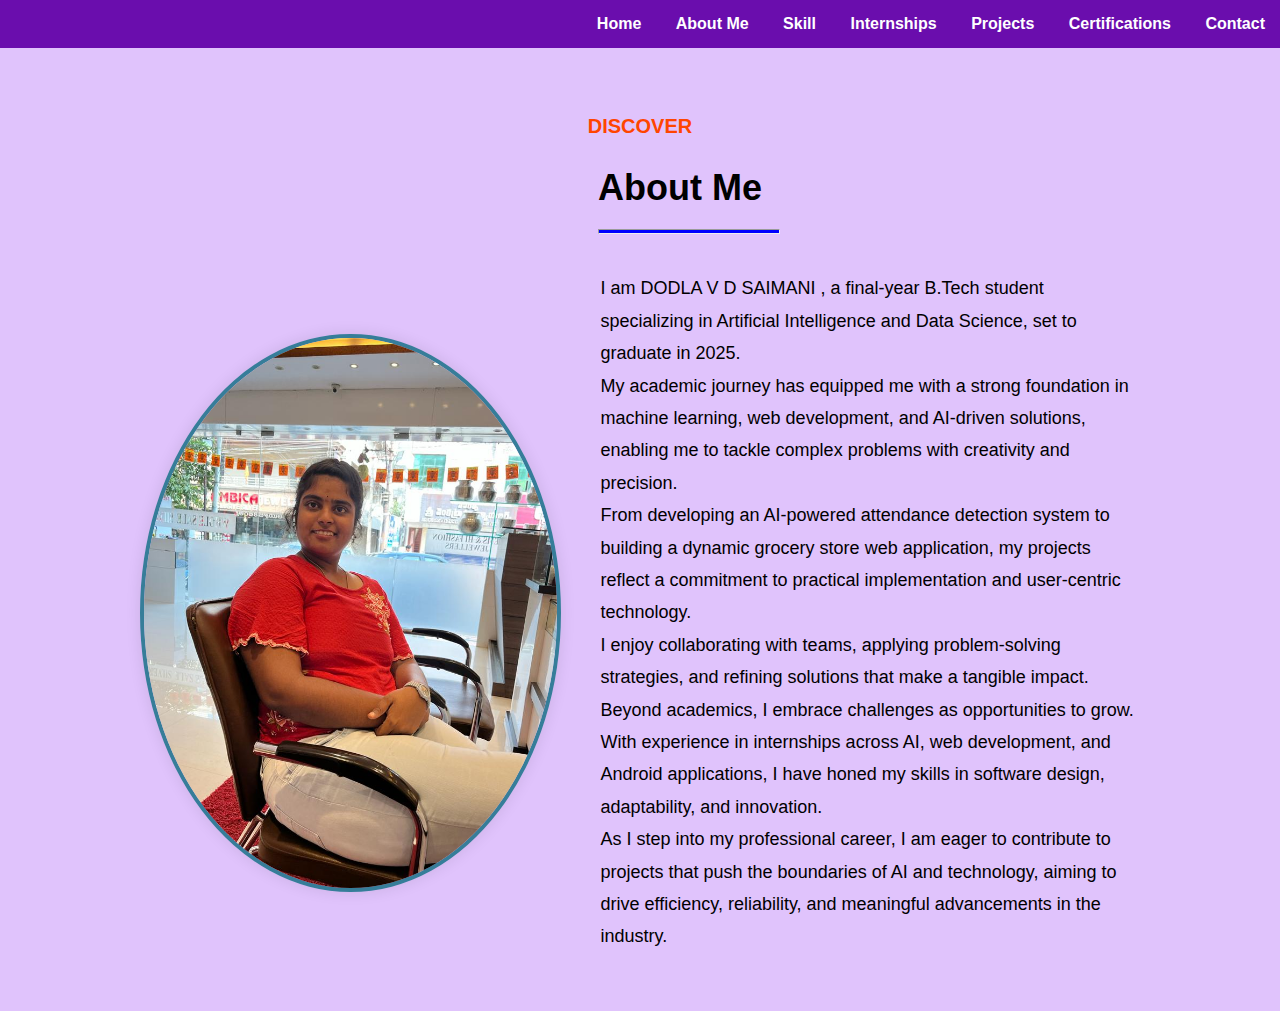
<file: about.html>
<!DOCTYPE html>
<html lang="en">

<head>
    <meta charset="UTF-8" />
    <meta name="viewport" content="width=device-width, initial-scale=1.0" />
    <meta name="description" content="A portfolio showcasing my skills and projects" />
    <title>My Portfolio</title>
</head>
<style>
    body {
        font-family: Arial, sans-serif;
        margin: 0;
        padding: 0;
        background-color: #e0c3fc;
    }
    /* Header */
    
    header {
        background-color: #6a0dad;
        width: 100%;
        padding: 15px 0;
        text-align: center;
    }
    
    nav {
        text-align: right;
    }
    
    nav a {
        margin: 0 15px;
        color: white;
        text-decoration: none;
        font-weight: bold;
    }
    
    nav a:hover {
        text-decoration: underline;
    }
    /* About Section */
    
    #about {
        padding: 40px 20px;
        text-align: center;
        max-width: 1200px;
        margin: 0 auto;
    }
    
    .section-title {
        color: #ff4500;
        font-size: 20px;
        text-transform: uppercase;
        margin-bottom: 10px;
    }
    
    .about-heading {
        font-size: 36px;
        font-weight: bold;
        color: #000000;
        margin-bottom: 20px;
        margin-left: 80px;
    }
    
    .section-divider {
        width: 15%;
        height: 3px;
        background-color: blue;
        margin: 0 auto 20px;
        margin-right: 460px;
    }
    
    .about-container {
        display: flex;
        align-items: center;
        justify-content: space-between;
        gap: 40px;
        flex-wrap: nowrap;
        /* Keeps elements side by side */
        max-width: 1000px;
        margin: 0 auto;
    }
    
    .profile-img {
        width: 550px;
        /* Larger image for better visibility */
        height: 550px;
        border-radius: 50%;
        object-fit: cover;
        border: 4px solid #367d99;
        box-shadow: 0 0 15px rgba(1, 0, 0, 0.1);
    }
    
    .about-description {
        text-align: left;
        max-width: 600px;
        font-size: 18px;
        line-height: 1.8;
        /* Improved readability */
        color: black;
    }
    /* Responsive Design */
    
    @media (max-width: 768px) {
        .about-container {
            flex-direction: column;
            /* Stacks vertically on smaller screens */
            text-align: center;
        }
        .profile-img {
            margin-bottom: 20px;
        }
        .about-description {
            text-align: center;
            /* Centers text on smaller screens */
        }
    }
</style>

<body>
    <header>
        <nav>
            <a href="index.html">Home</a>
            <a href="about.html">About Me</a>
            <a href="skills.html">Skill</a>
            <a href="interships.html">Internships</a>
            <a href="project.html">Projects</a>
            <a href="certifications.html">Certifications</a>
            <a href="contact.html">Contact</a>
        </nav>
    </header>

    <section id="about">
        <h4 class="section-title">Discover</h4>
        <h2 class="about-heading">About Me</h2>
        <hr class="section-divider" />
        <div class="about-container">
            <img class="profile-img" src="swapna.jpg" alt="My picture" />
            <div class="about-description">
                <p>
                    I am DODLA V D SAIMANI , a final-year B.Tech student specializing in Artificial Intelligence and Data Science, set to graduate in 2025.
                    </br>
                    My academic journey has equipped me with a strong foundation in machine learning, web development, and AI-driven solutions, enabling me to tackle complex problems with creativity and precision. </br>From developing an AI-powered attendance
                    detection system to building a dynamic grocery store web application, my projects reflect a commitment to practical implementation and user-centric technology. </br>I enjoy collaborating with teams, applying problem-solving strategies,
                    and refining solutions that make a tangible impact. </br>Beyond academics, I embrace challenges as opportunities to grow. </br>With experience in internships across AI, web development, and Android applications, I have honed my skills
                    in software design, adaptability, and innovation. </br> As I step into my professional career, I am eager to contribute to projects that push the boundaries of AI and technology, aiming to drive efficiency, reliability, and meaningful
                    advancements in the industry.
                </p>
            </div>
        </div>
    </section>
</body>

</html>
</file>
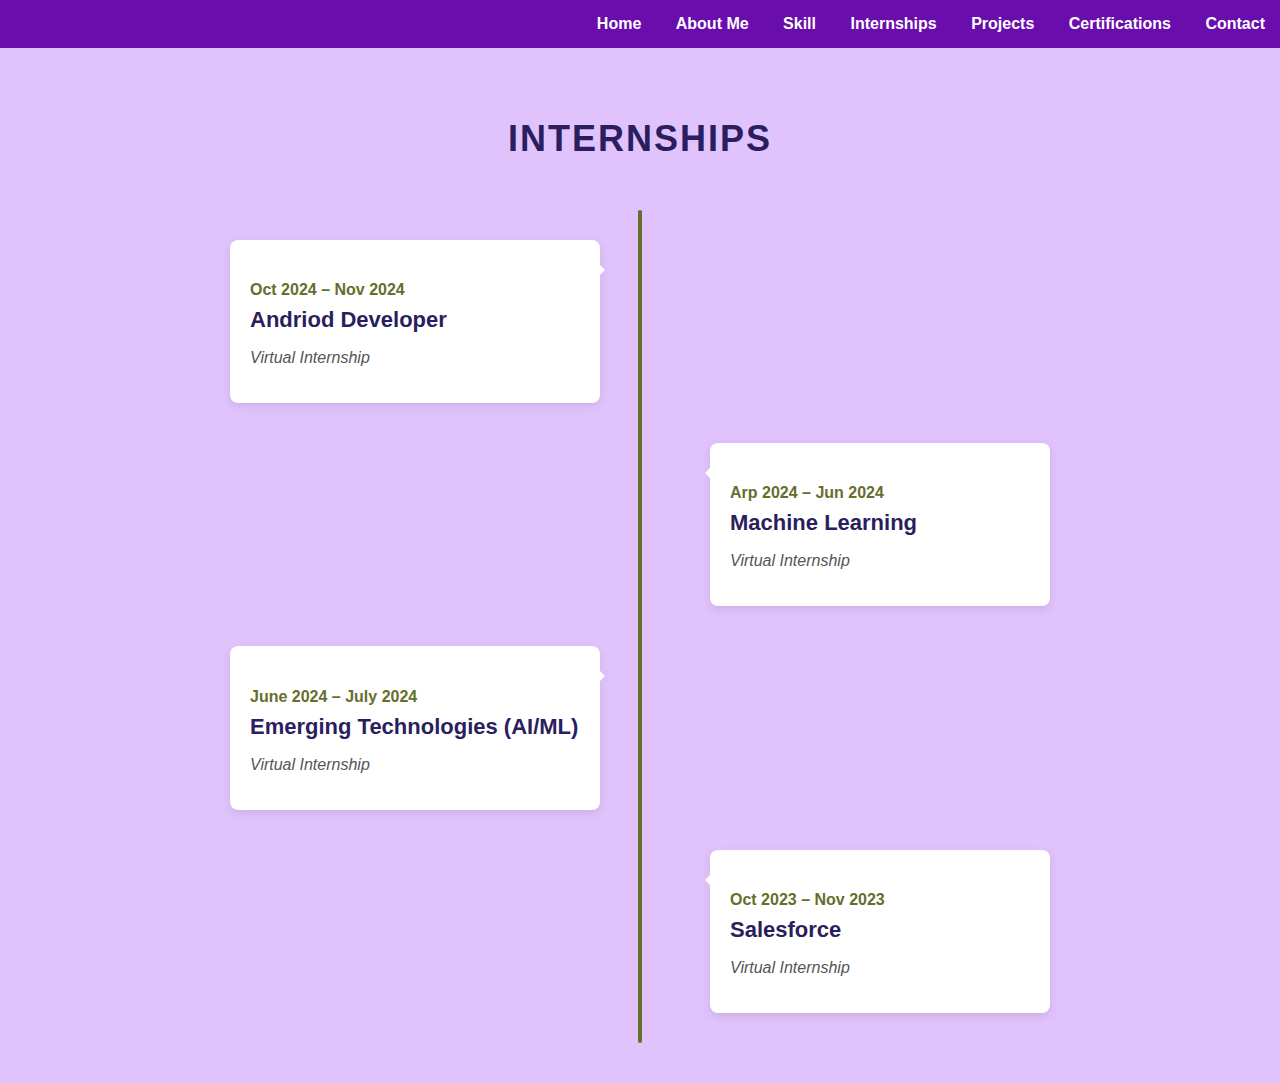
<file: interships.html>
<!DOCTYPE html>
<html lang="en">
  <head>
    <meta charset="UTF-8" />
    <meta name="viewport" content="width=device-width, initial-scale=1" />
    <title>Internships Timeline</title>
    <style>
      body {
        font-family: Arial, sans-serif;
        margin: 0;
        padding: 0;
        background-color: #e0c3fc;
        color: #2a1e5e;
        box-sizing: border-box;
      }

      header {
        background-color: #6a0dad;
        width: 100%;
        padding: 15px 0;
        text-align: center;
      }

      nav {
        text-align: right;
      }

      nav a {
        margin: 0 15px;
        color: white;
        text-decoration: none;
        font-weight: bold;
      }

      nav a:hover {
        text-decoration: underline;
      }

      #internships {
        padding: 40px 20px;
        max-width: 900px;
        margin: 0 auto;
      }

      .section-title {
        text-align: center;
        font-size: 36px;
        color: #2a1e5e;
        margin-bottom: 50px;
        font-weight: bold;
        text-transform: uppercase;
        letter-spacing: 2px;
      }

      .timeline {
        position: relative;
        padding: 10px 0;
      }
      /* The vertical timeline line */

      .timeline::before {
        content: "";
        position: absolute;
        left: 50%;
        top: 0;
        transform: translateX(-50%);
        width: 4px;
        height: 100%;
        background-color: #666e2c;
        /* greenish color */
        border-radius: 2px;
      }

      .timeline-item {
        position: relative;
        width: 50%;
        padding: 20px 40px;
        box-sizing: border-box;
      }
      /* Timeline content boxes */

      .timeline-content {
        background-color: white;
        padding: 20px;
        border-radius: 8px;
        box-shadow: 0 3px 10px rgba(0, 0, 0, 0.1);
        position: relative;
        text-align: left;
      }
      /* Left side */

      .timeline-item:nth-child(odd) {
        left: 0;
        clear: both;
      }

      .timeline-item:nth-child(odd) .timeline-content {
        margin-left: 0;
      }

      .timeline-item:nth-child(odd) .timeline-content::after {
        content: "";
        position: absolute;
        top: 20px;
        right: -15px;
        border-width: 10px;
        border-style: solid;
        border-color: transparent transparent transparent white;
      }
      /* Right side */

      .timeline-item:nth-child(even) {
        left: 50%;
        clear: both;
      }

      .timeline-item:nth-child(even) .timeline-content {
        margin-left: 30px;
      }

      .timeline-item:nth-child(even) .timeline-content::after {
        content: "";
        position: absolute;
        top: 20px;
        left: -15px;
        border-width: 10px;
        border-style: solid;
        border-color: transparent white transparent transparent;
      }
      /* Internship date */

      .timeline-content h4 {
        color: #666e2c;
        font-weight: 600;
        margin-bottom: 8px;
      }
      /* Internship role */

      .timeline-content h3 {
        margin: 0 0 8px 0;
        font-size: 22px;
        color: #2a1e5e;
      }
      /* Internship company / details */

      .timeline-content p em {
        color: #555;
        font-style: italic;
      }
      /* Responsive - stack timeline vertically on small screens */

      @media screen and (max-width: 768px) {
        .timeline::before {
          left: 10px;
        }
        .timeline-item,
        .timeline-item:nth-child(even),
        .timeline-item:nth-child(odd) {
          width: 100%;
          left: 0 !important;
          padding-left: 40px;
          padding-right: 20px;
          margin-bottom: 30px;
        }
        .timeline-content {
          margin-left: 0 !important;
        }
        .timeline-content::after {
          display: none;
        }
      }
    </style>
  </head>

  <body>
    <header>
      <nav>
        <a href="index.html">Home</a>
        <a href="about.html">About Me</a>
        <a href="skills.html">Skill</a>
        <a href="interships.html">Internships</a>
        <a href="project.html">Projects</a>
        <a href="certifications.html">Certifications</a>
        <a href="contact.html">Contact</a>
      </nav>
    </header>
    <section id="internships">
      <h2 class="section-title">INTERNSHIPS</h2>
      <div class="timeline">
        <div class="timeline-item">
          <div class="timeline-content">
            <h4>Oct 2024 – Nov 2024</h4>
            <h3>Andriod Developer</h3>
            <p><em>Virtual Internship</em></p>
          </div>
        </div>

        <div class="timeline-item">
          <div class="timeline-content">
            <h4>Arp 2024 – Jun 2024</h4>
            <h3>Machine Learning</h3>
            <p>
              <em>Virtual Internship</em>
            </p>
          </div>
        </div>

        <div class="timeline-item">
          <div class="timeline-content">
            <h4>June 2024 – July 2024</h4>
            <h3>Emerging Technologies (AI/ML)</h3>
            <p><em> Virtual Internship </em></p>
          </div>
        </div>
        <div class="timeline-item">
          <div class="timeline-content">
            <h4>Oct 2023 – Nov 2023</h4>
            <h3>Salesforce</h3>
            <p>
              <em> Virtual Internship </em>
            </p>
          </div>
        </div>
      </div>
    </section>
  </body>
</html>
</file>
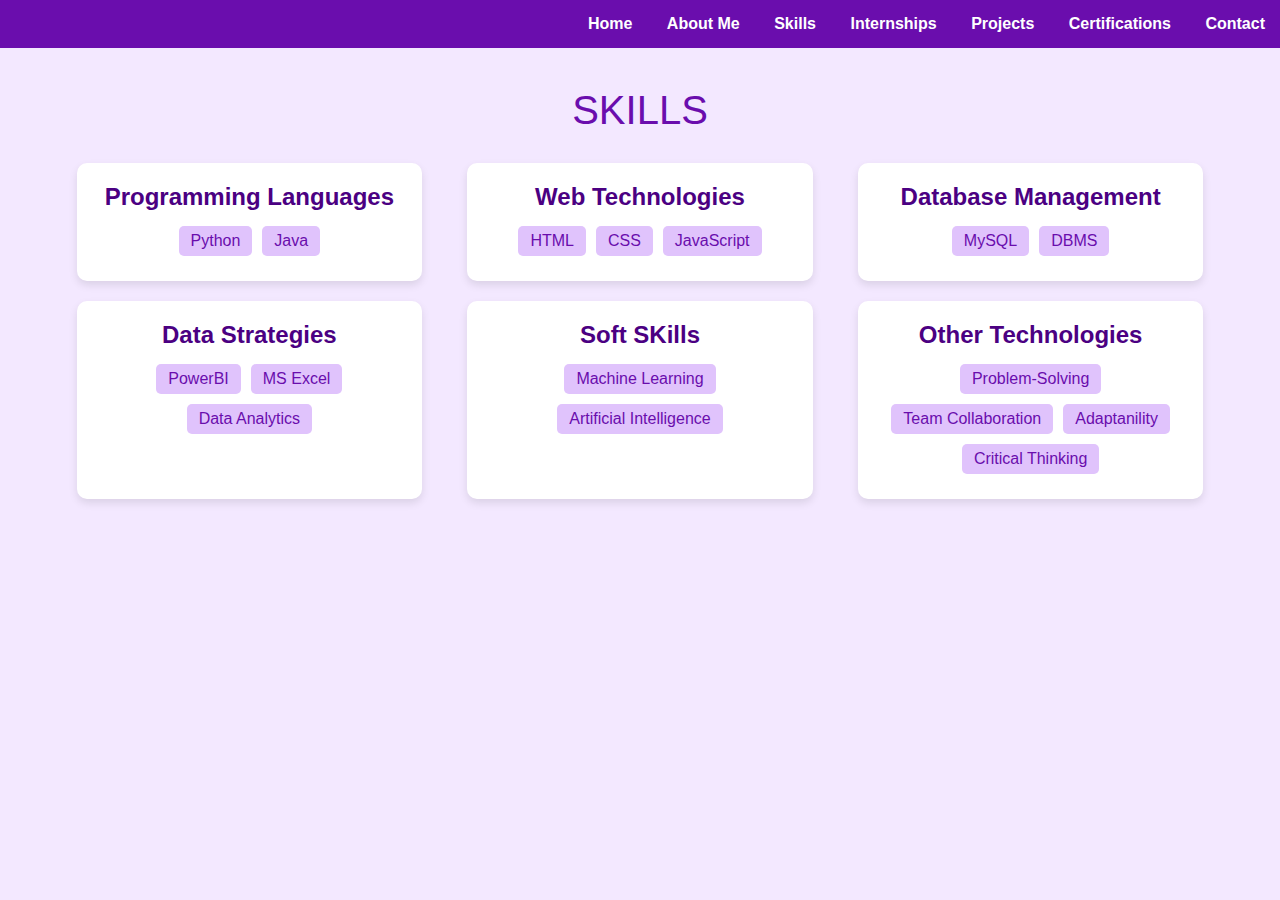
<file: skills.html>
<!DOCTYPE html>
<html lang="en">
  <head>
    <meta charset="UTF-8" />
    <meta name="viewport" content="width=device-width, initial-scale=1.0" />
    <title>Skills Section</title>
    <link rel="stylesheet" href="style.css" />
  </head>
  <style>
    /* Reset */

    * {
      box-sizing: border-box;
      margin: 0;
      padding: 0;
    }

    body {
      font-family: Arial, sans-serif;
      background-color: #f3e8ff;
      color: #6a0dad;
      display: flex;
      flex-direction: column;
      align-items: center;
      min-height: 100vh;
    }

    header {
      background-color: #6a0dad;
      width: 100%;
      padding: 15px 0;
      text-align: center;
    }

    nav a {
      margin: 0 15px;
      text-decoration: none;
      color: white;
      font-weight: bold;
    }

    nav a:hover {
      text-decoration: underline;
    }

    .container {
      width: 90%;
      max-width: 1200px;
      text-align: center;
      margin-top: 40px;
    }

    .skills-title {
      font-size: 2.5em;
      margin-bottom: 30px;
    }

    .skills-section {
      display: flex;
      flex-wrap: wrap;
      justify-content: space-around;
      gap: 20px;
    }

    .skills-category {
      background-color: #fff;
      border-radius: 10px;
      box-shadow: 0 4px 8px rgba(0, 0, 0, 0.1);
      width: 30%;
      min-width: 280px;
      padding: 20px;
      transition: transform 0.2s;
    }

    .skills-category:hover {
      transform: scale(1.03);
    }

    .skills-category h3 {
      font-size: 1.5em;
      margin-bottom: 10px;
      color: #4b0082;
    }

    .skills-list {
      display: flex;
      flex-wrap: wrap;
      justify-content: center;
    }

    .skills-list span {
      background-color: #e0c3fc;
      border-radius: 5px;
      padding: 6px 12px;
      margin: 5px;
      font-size: 1em;
    }
    /* Responsive Design */

    @media (max-width: 768px) {
      .skills-category {
        width: 100%;
      }
    }
  </style>

  <body>
    <header>
      <nav>
        <a href="index.html">Home</a>
        <a href="about.html">About Me</a>
        <a href="skills.html">Skills</a>
        <a href="interships.html">Internships</a>
        <a href="project.html">Projects</a>
        <a href="certifications.html">Certifications</a>
        <a href="contact.html">Contact</a>
      </nav>
    </header>

    <div class="container">
      <div class="skills-title">SKILLS</div>
      <div class="skills-section">
        <div class="skills-category">
          <h3>Programming Languages</h3>
          <div class="skills-list">
            <span>Python</span>
            <span>Java</span>
          </div>
        </div>
        <div class="skills-category">
          <h3>Web Technologies</h3>
          <div class="skills-list">
            <span>HTML</span>
            <span>CSS</span>
            <span>JavaScript</span>
          </div>
        </div>
        <div class="skills-category">
          <h3>Database Management</h3>
          <div class="skills-list">
            <span>MySQL</span>
            <span>DBMS</span>
          </div>
        </div>
        <div class="skills-category">
          <h3>Data Strategies</h3>
          <div class="skills-list">
            <span>PowerBI</span>
            <span>MS Excel</span>
            <span>Data Analytics</span>
          </div>
        </div>
        <div class="skills-category">
          <h3>Soft SKills</h3>
          <div class="skills-list">
            <span>Machine Learning</span>
            <span>Artificial Intelligence</span>
          </div>
        </div>
        <div class="skills-category">
          <h3>Other Technologies</h3>
          <div class="skills-list">
            <span>Problem-Solving</span>
            <span>Team Collaboration</span>
            <span>Adaptanility</span>
            <span>Critical Thinking </span>
          </div>
        </div>
      </div>
    </div>
  </body>
</html>
</file>
<file: style.css>
/*General styling*/

body {
  font-family: Arial, sans-serif;
  margin: 0;
  padding: 0;
  background-color: #e0c3fc;
}

/* Header */

header {
  background-color: #6a0dad;
  width: 100%;
  padding: 15px 0;
  text-align: center;
}

nav {
  text-align: right;
}

nav a {
  margin: 0 15px;
  color: white;
  text-decoration: none;
  font-weight: bold;
}

nav a:hover {
  text-decoration: underline;
}

/* Front Section */

#front {
  display: flex;
  align-items: center;
  justify-content: center;
  height: 70;
  /* Full viewport height */
  margin-top: 50px;
  padding: 0;
  /* Remove padding */
}

#front div {
  display: flex;
  flex-direction: column;
  /* Stack items vertically */
  align-items: center;
  /* Center-align the content */
  justify-content: center;
  /* Center the content vertically */
  /* Add space between elements */
}

#front p {
  font-size: 30px;
  /* Adjust font size */
  text-align: center;
  /* Center-align the text */
  margin: 0;
  color: rgb(0, 0, 0);
}

button {
  padding: 10px 20px;
  background-color: #0078d7;
  color: rgb(245, 235, 235);
  border: none;
  border-radius: 5px;
  cursor: pointer;
  width: 20%;
}

button:hover {
  background-color: #000000;
}

h2 {
  text-align: center;
  color: #fffafa;
}

#about {
  padding: 40px 20px;
  text-align: center;
  max-width: 1200px;
  margin: 0 auto;
}

.about-heading {
  font-size: 36px;
  font-weight: bold;
  color: #000000;
  margin-bottom: 20px;
  margin-left: 80px;
}

.section-divider {
  width: 15%;
  height: 3px;
  background-color: blue;
  margin: 0 auto 20px;
  margin-right: 460px;
}

.about-container {
  display: flex;
  align-items: center;
  justify-content: space-between;
  gap: 40px;
  flex-wrap: nowrap;
  /* Keeps elements side by side */
  max-width: 1000px;
  margin: 0 auto;
}

.profile-img {
  width: 550px;
  /* Larger image for better visibility */
  height: 550px;
  border-radius: 50%;
  object-fit: cover;
  border: 4px solid #367d99;
  box-shadow: 0 0 15px rgba(1, 0, 0, 0.1);
}

.about-description {
  text-align: left;
  max-width: 600px;
  font-size: 18px;
  line-height: 1.8;
  /* Improved readability */
  color: black;
}

/* Responsive Design */

@media (max-width: 768px) {
  .about-container {
    flex-direction: column;
    /* Stacks vertically on smaller screens */
    text-align: center;
  }
  .profile-img {
    margin-bottom: 20px;
  }
  .about-description {
    text-align: center;
    /* Centers text on smaller screens */
  }
}

.skills-title {
  font-size: 2.5em;
  margin-bottom: 30px;
  text-align: center;
}

.skills-section {
  display: flex;
  flex-wrap: wrap;
  justify-content: space-around;
  gap: 20px;
}

.skills-category {
  background-color: #fff;
  border-radius: 10px;
  box-shadow: 0 4px 8px rgba(0, 0, 0, 0.1);
  width: 30%;
  min-width: 280px;
  padding: 20px;
  transition: transform 0.2s;
}

.skills-category:hover {
  transform: scale(1.03);
}

.skills-category h3 {
  font-size: 1.5em;
  margin-bottom: 10px;
  color: #4b0082;
}

.skills-list {
  display: flex;
  flex-wrap: wrap;
  justify-content: center;
}

.skills-list span {
  background-color: #e0c3fc;
  border-radius: 5px;
  padding: 6px 12px;
  margin: 5px;
  font-size: 1em;
}

/* Responsive Design */

@media (max-width: 768px) {
  .skills-category {
    width: 100%;
  }
}

.education-section {
  max-width: 800px;
  margin: auto;
  text-align: center;
}

.section-title {
  font-size: 32px;
  font-weight: bold;
  color: #7d3cff;
}

.underline {
  width: 80px;
  height: 4px;
  background-color: #b278ff;
  margin: 10px auto 30px;
  border-radius: 2px;
}

.edu-card {
  background: white;
  padding: 25px;
  margin-bottom: 25px;
  display: flex;
  align-items: center;
  border-radius: 15px;
  box-shadow: 0 8px 16px rgba(0, 0, 0, 0.08);
}

.icon {
  font-size: 36px;
  color: white;
  background-color: #a14efb;
  padding: 20px;
  border-radius: 50%;
  margin-right: 20px;
}

.edu-details {
  text-align: left;
}

.edu-details h3 {
  color: #7d3cff;
  margin-bottom: 8px;
}

.edu-details p {
  color: #555;
  margin: 4px 0;
}

.edu-details strong {
  color: #000;
}

/* Footer Styling */

footer {
  text-align: center;
  padding: 10px;
  background: #0078d7;
  color: white;
}
</file>
